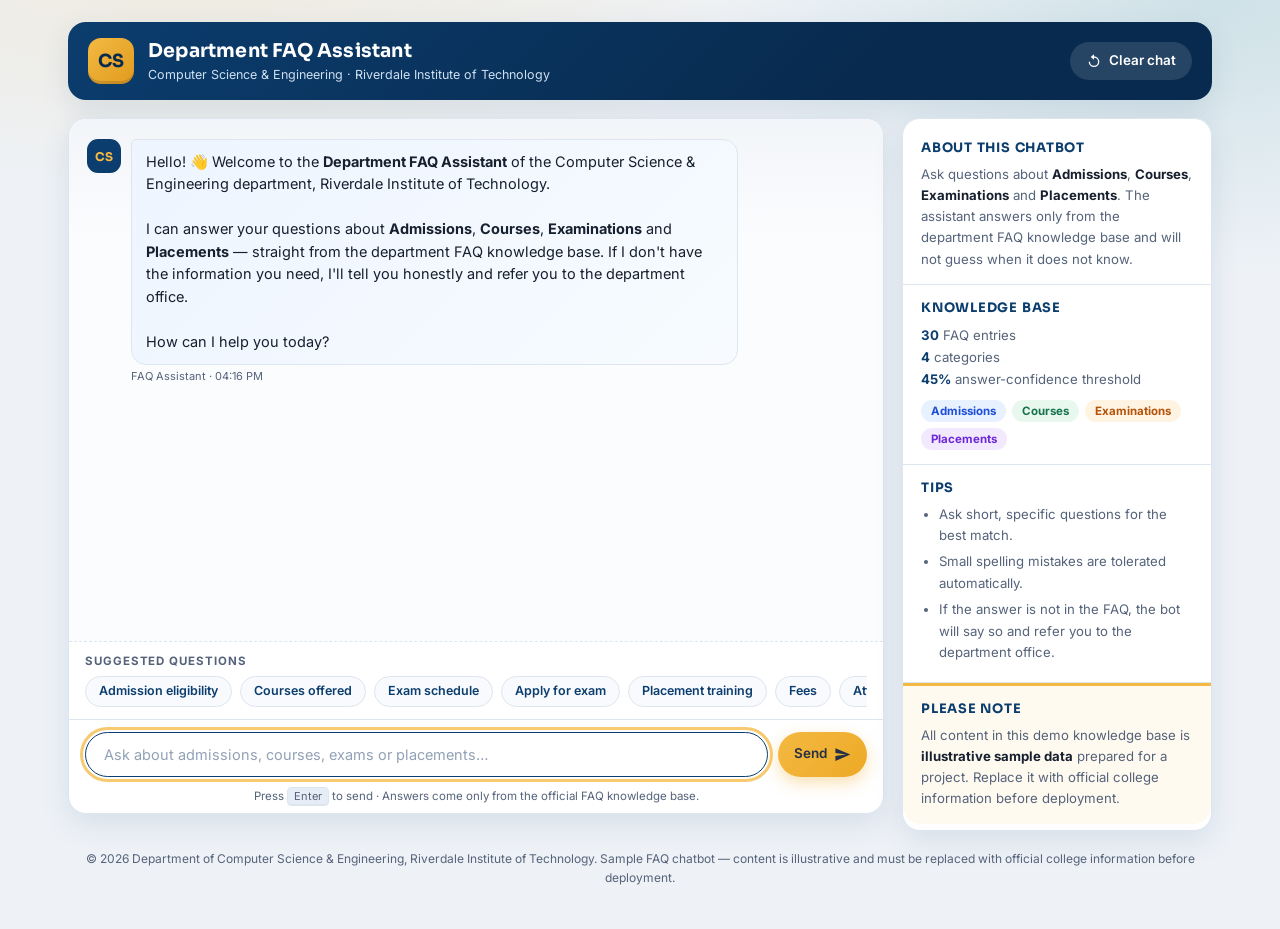
<file: index.html>
<!DOCTYPE html>
<html lang="en">
<head>
  <meta charset="UTF-8" />
  <meta name="viewport" content="width=device-width, initial-scale=1.0" />
  <meta name="description" content="AI-powered FAQ chatbot for the Department of Computer Science & Engineering, Riverdale Institute of Technology." />
  <title>Dept. FAQ Assistant — Computer Science &amp; Engineering | Riverdale Institute of Technology</title>
  <link rel="preconnect" href="https://fonts.googleapis.com" />
  <link rel="preconnect" href="https://fonts.gstatic.com" crossorigin />
  <link href="https://fonts.googleapis.com/css2?family=Inter:wght@400;500;600;700&family=Sora:wght@600;700&display=swap" rel="stylesheet" />
  <link rel="stylesheet" href="src/styles.css" />
  <link rel="icon" href="data:image/svg+xml,<svg xmlns='http://www.w3.org/2000/svg' viewBox='0 0 100 100'><rect width='100' height='100' rx='22' fill='%230b3d6e'/><text x='50' y='68' font-size='48' text-anchor='middle' fill='%23f4b942' font-family='Arial' font-weight='bold'>R</text></svg>" />
</head>
<body>
  <div class="page">
    <!-- ============================ HEADER ============================ -->
    <header class="site-header">
      <div class="brand">
        <div class="brand-logo" aria-hidden="true">CS</div>
        <div class="brand-text">
          <h1>Department FAQ Assistant</h1>
          <p>Computer Science &amp; Engineering &middot; Riverdale Institute of Technology</p>
        </div>
      </div>
      <div class="header-actions">
        <button id="restartBtn" class="btn btn-ghost" type="button" title="Clear the conversation and start over">
          <svg viewBox="0 0 24 24" width="16" height="16" aria-hidden="true"><path fill="currentColor" d="M12 5V2L7 6l5 4V7a6 6 0 1 1-6 6H4a8 8 0 1 0 8-8Z"/></svg>
          <span>Clear chat</span>
        </button>
      </div>
    </header>

    <!-- ============================= MAIN ============================= -->
    <main class="layout">
      <!-- Chat panel -->
      <section class="chat-card" aria-label="Chat window">
        <div id="chatWindow" class="chat-window" role="log" aria-live="polite" aria-relevant="additions">
          <!-- Welcome message and messages are rendered by src/app.js -->
        </div>

        <div id="typingIndicator" class="typing-row hidden" aria-hidden="true">
          <div class="avatar avatar-bot">CS</div>
          <div class="bubble bubble-bot typing">
            <span class="dot"></span><span class="dot"></span><span class="dot"></span>
            <span class="sr-only">The chatbot is typing</span>
          </div>
        </div>

        <!-- Suggested questions -->
        <div class="suggest-block">
          <p class="suggest-title">Suggested questions</p>
          <div id="suggestions" class="suggest-chips">
            <button class="chip" type="button" data-q="What are the eligibility criteria for admission?">Admission eligibility</button>
            <button class="chip" type="button" data-q="Which courses are offered by the department?">Courses offered</button>
            <button class="chip" type="button" data-q="When are the examinations conducted?">Exam schedule</button>
            <button class="chip" type="button" data-q="How can I apply for the semester examination?">Apply for exam</button>
            <button class="chip" type="button" data-q="Does the college provide placement training?">Placement training</button>
            <button class="chip" type="button" data-q="What are the fees for the programme?">Fees</button>
            <button class="chip" type="button" data-q="What is the attendance requirement?">Attendance rules</button>
            <button class="chip" type="button" data-q="Which companies visit the campus for recruitment?">Recruiters</button>
          </div>
        </div>

        <!-- Composer -->
        <form id="chatForm" class="composer" autocomplete="off">
          <label class="sr-only" for="userInput">Type your question</label>
          <input
            id="userInput"
            name="question"
            type="text"
            placeholder="Ask about admissions, courses, exams or placements…"
            maxlength="300"
            required
          />
          <button id="sendBtn" class="btn btn-primary" type="submit">
            <span>Send</span>
            <svg viewBox="0 0 24 24" width="17" height="17" aria-hidden="true"><path fill="currentColor" d="M2.01 21 23 12 2.01 3 2 10l15 2-15 2z"/></svg>
          </button>
        </form>
        <p class="composer-hint">Press <kbd>Enter</kbd> to send &middot; Answers come only from the official FAQ knowledge base.</p>
      </section>

      <!-- Sidebar -->
      <aside class="side-card">
        <div class="side-block">
          <h2>About this chatbot</h2>
          <p>
            Ask questions about <strong>Admissions</strong>, <strong>Courses</strong>,
            <strong>Examinations</strong> and <strong>Placements</strong>. The assistant answers only
            from the department FAQ knowledge base and will not guess when it does not know.
          </p>
        </div>

        <div class="side-block">
          <h2>Knowledge base</h2>
          <ul class="kb-stats">
            <li><span id="statCount">–</span> FAQ entries</li>
            <li><span id="statCategories">–</span> categories</li>
            <li><span id="statThreshold">–</span> answer-confidence threshold</li>
          </ul>
          <div class="source-pills">
            <span class="pill pill-adm">Admissions</span>
            <span class="pill pill-crse">Courses</span>
            <span class="pill pill-exam">Examinations</span>
            <span class="pill pill-plc">Placements</span>
          </div>
        </div>

        <div class="side-block">
          <h2>Tips</h2>
          <ul class="tips">
            <li>Ask short, specific questions for the best match.</li>
            <li>Small spelling mistakes are tolerated automatically.</li>
            <li>If the answer is not in the FAQ, the bot will say so and refer you to the department office.</li>
          </ul>
        </div>

        <div class="side-block side-alert">
          <h2>Please note</h2>
          <p>
            All content in this demo knowledge base is <strong>illustrative sample data</strong>
            prepared for a project. Replace it with official college information before deployment.
          </p>
        </div>
      </aside>
    </main>

    <footer class="site-footer">
      <p>
        &copy; 2026 Department of Computer Science &amp; Engineering, Riverdale Institute of Technology.
        Sample FAQ chatbot — content is illustrative and must be replaced with official college
        information before deployment.
      </p>
    </footer>
  </div>

  <!-- FAQ knowledge base (generated from docs/FAQ_Document.md by tools/build-kb.js) -->
  <script src="data/faq-knowledge-base.js"></script>
  <!-- Answer engine -->
  <script src="src/answer-engine.js"></script>
  <!-- Chatbot interface -->
  <script src="src/app.js"></script>
</body>
</html>
</file>
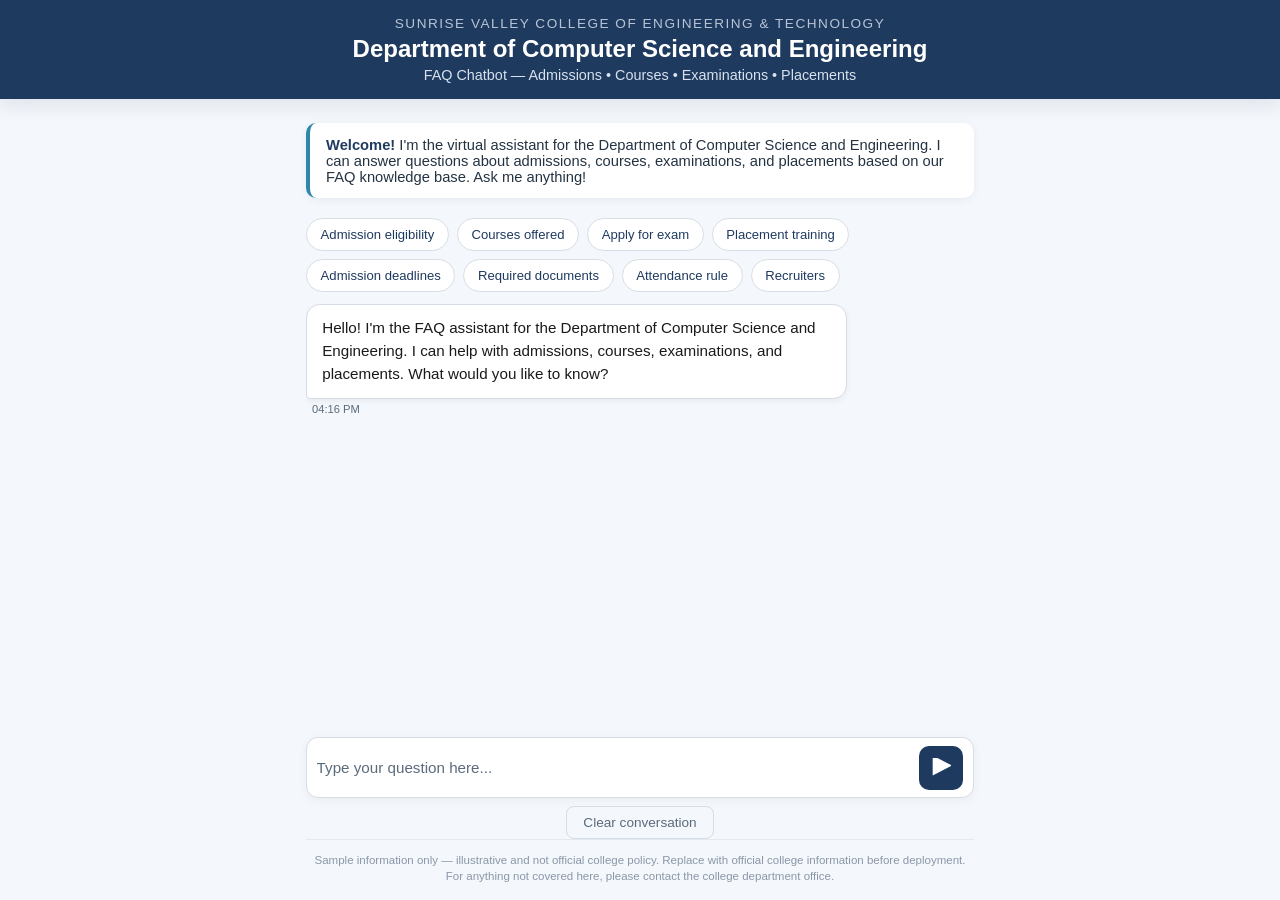
<file: chatbot.html>
<!DOCTYPE html>
<html lang="en">
<head>
<meta charset="UTF-8">
<meta name="viewport" content="width=device-width, initial-scale=1.0">
<title>College Department FAQ Chatbot</title>
<style>
  :root {
    --primary: #1f3a5f;
    --primary-dark: #162a44;
    --accent: #2e86ab;
    --light: #f4f7fb;
    --bubble-user: #1f3a5f;
    --bubble-user-text: #ffffff;
    --bubble-bot: #ffffff;
    --bubble-bot-text: #1a1a1a;
    --border: #d7dde5;
    --muted: #5b6b7c;
    --shadow: 0 4px 20px rgba(31, 58, 95, 0.12);
  }
  * { box-sizing: border-box; margin: 0; padding: 0; }
  html { scroll-behavior: smooth; }
  body {
    font-family: "Segoe UI", Roboto, Helvetica, Arial, sans-serif;
    background: var(--light);
    color: #1a1a1a;
    height: 100vh;
    display: flex;
    flex-direction: column;
  }
  /* Header */
  header {
    background: var(--primary);
    color: #fff;
    padding: 1rem 1.5rem;
    text-align: center;
    box-shadow: var(--shadow);
  }
  header .college { font-size: 0.85rem; letter-spacing: 1.5px; text-transform: uppercase; color: #b8c4d6; margin-bottom: 0.25rem; }
  header h1 { font-size: 1.35rem; font-weight: 700; }
  header p { font-size: 0.9rem; color: #d7e2ee; margin-top: 0.25rem; }
  @media (min-width: 768px) {
    header h1 { font-size: 1.5rem; }
  }
  /* Main chat area */
  main {
    flex: 1;
    display: flex;
    flex-direction: column;
    max-width: 700px;
    width: 100%;
    margin: 0 auto;
    padding: 1rem 0.75rem 0.75rem;
    overflow: hidden;
  }
  @media (min-width: 768px) { main { padding: 1.5rem 1rem 1rem; } }
  /* Welcome banner */
  #welcome-banner {
    background: var(--bubble-bot);
    border-left: 4px solid var(--accent);
    padding: 0.85rem 1rem;
    border-radius: 10px;
    margin-bottom: 0.75rem;
    font-size: 0.92rem;
    color: #243342;
    box-shadow: 0 2px 8px rgba(0,0,0,0.06);
    animation: fadeIn 0.4s ease;
  }
  #welcome-banner strong { color: var(--primary); }
  /* Chat window */
  #chat-window {
    flex: 1;
    overflow-y: auto;
    display: flex;
    flex-direction: column;
    gap: 0.7rem;
    padding-right: 0.5rem;
    scrollbar-width: thin;
    scrollbar-color: #afbcc8 var(--light);
  }
  #chat-window::-webkit-scrollbar { width: 6px; }
  #chat-window::-webkit-scrollbar-track { background: transparent; }
  #chat-window::-webkit-scrollbar-thumb { background: #afbcc8; border-radius: 3px; }
  .msg { display: flex; flex-direction: column; max-width: 82%; animation: fadeIn 0.3s ease; }
  .msg.user { align-self: flex-end; }
  .msg.bot { align-self: flex-start; }
  .msg .bubble {
    padding: 0.75rem 0.95rem;
    border-radius: 14px;
    font-size: 0.95rem;
    line-height: 1.5;
    position: relative;
  }
  .msg.user .bubble {
    background: var(--bubble-user);
    color: var(--bubble-user-text);
    border-bottom-right-radius: 4px;
    box-shadow: 0 2px 6px rgba(31,58,95,0.18);
  }
  .msg.bot .bubble {
    background: var(--bubble-bot);
    color: var(--bubble-bot-text);
    border: 1px solid var(--border);
    border-bottom-left-radius: 4px;
    box-shadow: 0 2px 6px rgba(0,0,0,0.06);
  }
  .msg .meta {
    font-size: 0.7rem;
    color: var(--muted);
    margin-top: 0.25rem;
    margin-bottom: 0.1rem;
  }
  .msg.user .meta { text-align: right; margin-right: 6px; }
  .msg.bot .meta { text-align: left; margin-left: 6px; }
  /* Suggested questions */
  #suggestions {
    display: flex;
    flex-wrap: wrap;
    gap: 0.5rem;
    margin: 0.5rem 0 0.75rem;
  }
  .chip {
    background: #fff;
    border: 1.5px solid var(--border);
    color: var(--primary);
    padding: 0.5rem 0.85rem;
    border-radius: 20px;
    font-size: 0.82rem;
    cursor: pointer;
    transition: all 0.2s;
    white-space: nowrap;
  }
  .chip:hover { background: var(--primary); color: #fff; border-color: var(--primary); }
  .chip:active { transform: translateY(-1px); }
  /* Loading indicator */
  #loader {
    align-self: flex-start;
    display: none;
    flex-direction: column;
    align-items: flex-start;
    gap: 0.4rem;
    padding: 0.6rem 0.95rem;
    background: #fff;
    border: 1px solid var(--border);
    border-radius: 14px;
    border-bottom-left-radius: 4px;
    box-shadow: 0 2px 6px rgba(0,0,0,0.06);
    max-width: 82%;
    margin-bottom: 0.5rem;
  }
  #loader.show { display: flex; }
  .dot { width: 8px; height: 8px; background: var(--accent); border-radius: 50%; animation: bounce 1.4s infinite ease-in-out both; }
  .dot:nth-child(2) { animation-delay: 0.2s; }
  .dot:nth-child(3) { animation-delay: 0.4s; }
  .loader-text { font-size: 0.8rem; color: var(--muted); }
  @keyframes bounce { 0%,80%,100%{transform:scale(0.9);opacity:0.7} 40%{transform:scale(1.2);opacity:1} }
  @keyframes fadeIn { from { opacity: 0; transform: translateY(6px);} to { opacity: 1; transform: translateY(0);} }
  /* Input area */
  #input-area {
    margin-top: 0.75rem;
    display: flex;
    gap: 0.5rem;
    background: #fff;
    border: 1.5px solid var(--border);
    border-radius: 12px;
    padding: 0.45rem 0.6rem;
    box-shadow: 0 2px 10px rgba(0,0,0,0.05);
    transition: border-color 0.2s;
  }
  #input-area:focus-within { border-color: var(--accent); }
  #user-input {
    flex: 1;
    border: none;
    outline: none;
    font-size: 0.95rem;
    color: #1a1a1a;
    background: transparent;
  }
  #user-input::placeholder { color: var(--muted); }
  #send-btn {
    background: var(--primary);
    color: #fff;
    border: none;
    border-radius: 10px;
    width: 44px;
    height: 44px;
    cursor: pointer;
    display: flex;
    align-items: center;
    justify-content: center;
    font-size: 1rem;
    transition: background 0.2s;
    flex-shrink: 0;
  }
  #send-btn:hover { background: var(--primary-dark); }
  #send-btn:disabled { opacity: 0.6; cursor: not-allowed; }
  #send-btn svg { width: 20px; height: 20px; fill: #fff; }
  /* Clear / restart */
  #controls {
    margin-top: 0.5rem;
    text-align: center;
  }
  #clear-btn {
    background: transparent;
    border: 1.5px solid var(--border);
    color: var(--muted);
    padding: 0.5rem 1rem;
    border-radius: 8px;
    font-size: 0.85rem;
    cursor: pointer;
    transition: all 0.2s;
  }
  #clear-btn:hover { background: #fdecea; border-color: #e4574e; color: #c0392b; }
  /* Disclaimer */
  #disclaimer {
    margin-top: auto;
    padding-top: 0.75rem;
    font-size: 0.72rem;
    color: #8a97a8;
    text-align: center;
    line-height: 1.4;
    border-top: 1px solid #e3e9f0;
  }
  /* Empty state */
  #empty-state {
    align-self: center;
    text-align: center;
    color: var(--muted);
    margin-top: 1.5rem;
    display: none;
  }
  #empty-state p { margin-bottom: 0.5rem; }
</style>
</head>
<body>
<header>
  <div class="college">Sunrise Valley College of Engineering &amp; Technology</div>
  <h1>Department of Computer Science and Engineering</h1>
  <p>FAQ Chatbot &mdash; Admissions &bull; Courses &bull; Examinations &bull; Placements</p>
</header>

<main>
  <section id="welcome-banner" role="region" aria-label="Welcome">
    <strong>Welcome!</strong> I'm the virtual assistant for the Department of Computer Science and Engineering. I can answer questions about admissions, courses, examinations, and placements based on our FAQ knowledge base. Ask me anything!
  </section>

  <div id="suggestions" aria-label="Suggested questions">
    <div class="chip" onclick="askSuggested('What are the eligibility criteria for admission?')">Admission eligibility</div>
    <div class="chip" onclick="askSuggested('Which courses are offered by the department?')">Courses offered</div>
    <div class="chip" onclick="askSuggested('How can I apply for the semester examination?')">Apply for exam</div>
    <div class="chip" onclick="askSuggested('Does the college provide placement training?')">Placement training</div>
    <div class="chip" onclick="askSuggested('What are the admission deadlines?')">Admission deadlines</div>
    <div class="chip" onclick="askSuggested('What documents are required for admission?')">Required documents</div>
    <div class="chip" onclick="askSuggested('What is the attendance requirement?')">Attendance rule</div>
    <div class="chip" onclick="askSuggested('Which companies visit for recruitment?')">Recruiters</div>
  </div>

  <div id="chat-window" aria-label="Conversation" role="log" aria-live="polite"></div>
  <div id="loader" role="status" aria-label="Processing">
    <div class="dots" role="progressbar" aria-hidden="true">
      <span class="dot"></span><span class="dot"></span><span class="dot"></span>
    </div>
    <div class="loader-text">Finding an answer for you...</div>
  </div>

  <div id="input-area" role="search">
    <input type="text" id="user-input" placeholder="Type your question here..." autocomplete="off" spellcheck="true" aria-label="Your question">
    <button id="send-btn" type="button" aria-label="Send question">
      <svg viewBox="0 0 24 24" aria-hidden="true"><path d="M2 21l23-12-23-12z"/></svg>
    </button>
  </div>

  <div id="controls">
    <button id="clear-btn" type="button">Clear conversation</button>
  </div>

  <p id="disclaimer">
    Sample information only &mdash; illustrative and not official college policy. Replace with official college information before deployment. For anything not covered here, please contact the college department office.
  </p>
</main>

<script>
  // FAQ knowledge base (loaded from the prepared JSON file in a real deployment;
  // here embedded inline so the chatbot is self-contained).
  const KB = /*JSON*/[
  {
    "id": 1,
    "category": "Admissions",
    "question": "What is the eligibility criteria for admission to the B.Tech Computer Science and Engineering program?",
    "answer": "Candidates must have passed 10+2 (or equivalent) with Physics, Mathematics, and English as compulsory subjects, securing a minimum aggregate of 50% marks. Admission is based on the rank obtained in the state-level engineering entrance examination, followed by counseling conducted by the college.",
    "keywords": ["admission", "eligibility", "criteria", "B.Tech", "Computer Science", "engineering", "10+2", "Physics", "Mathematics", "English", "50%", "entrance examination", "counseling"]
  },
  {
    "id": 2,
    "category": "Admissions",
    "question": "How can I apply for admission?",
    "answer": "Applications can be submitted online through the college admission portal. Candidates need to register, fill in personal and academic details, upload required documents, and pay the application fee. The application window opens every year in May and closes in June.",
    "keywords": ["apply", "admission", "application", "online", "portal", "register", "documents", "fee", "May", "June"]
  },
  {
    "id": 3,
    "category": "Admissions",
    "question": "What are the admission deadlines?",
    "answer": "The online application portal opens on May 1, 2026, and closes on June 15, 2026. Counseling sessions are scheduled from June 20 to July 5, 2026. The final date for fee payment and admission confirmation is July 10, 2026.",
    "keywords": ["deadline", "admission", "May 1", "June 15", "June 20", "July 5", "July 10", "fee payment", "counseling", "confirmation"]
  },
  {
    "id": 4,
    "category": "Admissions",
    "question": "What documents are required for admission?",
    "answer": "Candidates must submit: 10+2 mark sheet and pass certificate, entrance examination rank card, transfer certificate, migration certificate (if applicable), category certificate (if claiming reservation), passport-size photographs, and address proof.",
    "keywords": ["documents", "required", "admission", "10+2", "mark sheet", "rank card", "transfer certificate", "migration certificate", "category certificate", "photographs", "address proof"]
  },
  {
    "id": 5,
    "category": "Admissions",
    "question": "What is the total fee for the B.Tech program?",
    "answer": "The tuition fee for the B.Tech Computer Science and Engineering program is ₹1,20,000 per year. Additional charges include examination fees, library fees, and hostel fees (optional). The total approximate cost per year including hostel is ₹1,80,000.",
    "keywords": ["fee", "B.Tech", "tuition", "₹1,20,000", "examination fees", "library fees", "hostel", "₹1,80,000", "cost", "per year"]
  },
  {
    "id": 6,
    "category": "Admissions",
    "question": "Are scholarships available?",
    "answer": "Yes, the college offers merit-based scholarships to students securing top ranks in the entrance examination, covering up to 50% of tuition fees. Need-based financial aid is also available for economically weaker sections, subject to document verification.",
    "keywords": ["scholarship", "scholarships", "merit", "financial aid", "tuition fees", "50%", "economically weaker", "document verification"]
  },
  {
    "id": 7,
    "category": "Admissions",
    "question": "How many seats are available in the department?",
    "answer": "The Department of Computer Science and Engineering has an annual intake of 120 seats for the B.Tech program, of which 10% are reserved for lateral entry candidates in the second year.",
    "keywords": ["seats", "seat availability", "intake", "120", "B.Tech", "lateral entry", "second year", "reserved"]
  },
  {
    "id": 8,
    "category": "Courses",
    "question": "What courses are offered by the department?",
    "answer": "The department offers a B.Tech in Computer Science and Engineering (4 years), an M.Tech in Computer Science and Engineering (2 years), and a Diploma in Computer Engineering (3 years).",
    "keywords": ["courses", "offered", "department", "B.Tech", "Computer Science", "Engineering", "M.Tech", "Diploma", "Computer Engineering", "4 years", "2 years", "3 years"]
  },
  {
    "id": 9,
    "category": "Courses",
    "question": "What is the duration of the B.Tech program?",
    "answer": "The B.Tech Computer Science and Engineering program is a 4-year full-time course divided into 8 semesters.",
    "keywords": ["duration", "B.Tech", "4-year", "full-time", "8 semesters", "Computer Science", "Engineering"]
  },
  {
    "id": 10,
    "category": "Courses",
    "question": "Where can I find the syllabus?",
    "answer": "The detailed syllabus for each semester is available on the college website under the Academics section and can also be obtained from the department office. The syllabus is designed as per the university curriculum.",
    "keywords": ["syllabus", "college website", "Academics", "department office", "university curriculum", "semester"]
  },
  {
    "id": 11,
    "category": "Courses",
    "question": "What subjects are taught in the first year?",
    "answer": "First-year subjects include Engineering Mathematics, Engineering Physics, Engineering Chemistry, Basic Electrical and Electronics Engineering, Programming in C, Engineering Graphics, and Communicative English.",
    "keywords": ["subjects", "first year", "Engineering Mathematics", "Engineering Physics", "Engineering Chemistry", "Programming in C", "Engineering Graphics", "Communicative English"]
  },
  {
    "id": 12,
    "category": "Courses",
    "question": "How does the credit system work?",
    "answer": "Each course is assigned credits based on weekly contact hours. Students must earn a minimum of 160 credits over 8 semesters to graduate, including core courses, elective courses, practical laboratories, and a final-year project.",
    "keywords": ["credit system", "credits", "weekly contact hours", "160 credits", "8 semesters", "graduate", "core courses", "elective courses", "practical laboratories", "final-year project"]
  },
  {
    "id": 13,
    "category": "Courses",
    "question": "Are elective subjects available?",
    "answer": "Yes, students can choose elective subjects starting from the fifth semester. Electives include Artificial Intelligence, Machine Learning, Data Science, Cloud Computing, Cyber Security, and Mobile Application Development.",
    "keywords": ["elective", "electives", "subjects", "fifth semester", "Artificial Intelligence", "Machine Learning", "Data Science", "Cloud Computing", "Cyber Security", "Mobile Application Development"]
  },
  {
    "id": 14,
    "category": "Courses",
    "question": "What is the attendance requirement?",
    "answer": "Students must maintain a minimum of 75% attendance in each subject to be eligible to appear for the end-semester examinations. Students with less than 75% attendance may be detained.",
    "keywords": ["attendance", "requirement", "75%", "subject", "end-semester examinations", "eligible", "detained"]
  },
  {
    "id": 15,
    "category": "Courses",
    "question": "Are practical sessions conducted?",
    "answer": "Yes, practical laboratory sessions are a mandatory part of the curriculum. Laboratories include Programming Lab, Database Lab, Networking Lab, and Project Work. Practical sessions are conducted weekly as per the timetable.",
    "keywords": ["practical", "sessions", "laboratory", "mandatory", "curriculum", "Programming Lab", "Database Lab", "Networking Lab", "Project Work", "weekly", "timetable"]
  },
  {
    "id": 16,
    "category": "Examinations",
    "question": "How can I apply for the semester examination?",
    "answer": "Students must fill the examination application form online through the student portal before the deadline announced each semester. The hall ticket is issued only after successful submission of the application and clearance of dues.",
    "keywords": ["apply", "semester examination", "application form", "student portal", "deadline", "hall ticket", "dues", "online"]
  },
  {
    "id": 17,
    "category": "Examinations",
    "question": "When are the examination schedules released?",
    "answer": "The end-semester examination timetable is published on the college website and notice board two weeks before the examinations begin. Internal assessment schedules are announced by individual faculty members.",
    "keywords": ["examination schedule", "released", "timetable", "college website", "notice board", "two weeks", "examinations", "internal assessment"]
  },
  {
    "id": 18,
    "category": "Examinations",
    "question": "How do I get my hall ticket?",
    "answer": "Hall tickets can be downloaded from the student portal after submitting the examination application. Students must carry a printed hall ticket and a valid college ID to the examination hall.",
    "keywords": ["hall ticket", "download", "student portal", "examination application", "college ID", "examination hall"]
  },
  {
    "id": 19,
    "category": "Examinations",
    "question": "What are the passing criteria?",
    "answer": "A student must secure a minimum of 40% marks in each subject (theory and practical separately) and an aggregate of 50% to pass a semester. Internal assessment carries 30% weightage and end-semester examination carries 70%.",
    "keywords": ["passing criteria", "40%", "marks", "subject", "theory", "practical", "aggregate", "50%", "pass", "semester", "internal assessment", "end-semester examination", "70%", "30%"]
  },
  {
    "id": 20,
    "category": "Examinations",
    "question": "Can I apply for revaluation?",
    "answer": "Yes, students may apply for revaluation of their answer scripts within 10 days of the result declaration by submitting a revaluation application and paying the prescribed fee per subject.",
    "keywords": ["revaluation", "apply", "answer scripts", "10 days", "result declaration", "fee", "subject"]
  },
  {
    "id": 21,
    "category": "Examinations",
    "question": "Are supplementary examinations conducted?",
    "answer": "Yes, supplementary examinations are conducted for students who fail in one or more subjects. Applications for supplementary exams must be submitted within 15 days of result declaration.",
    "keywords": ["supplementary", "examinations", "conducted", "fail", "subjects", "15 days", "result declaration", "application"]
  },
  {
    "id": 22,
    "category": "Examinations",
    "question": "When are results declared?",
    "answer": "Semester examination results are declared within 45 days of the last examination and are published on the college student portal. Students receive SMS and email notifications when results are available.",
    "keywords": ["results", "declared", "45 days", "last examination", "student portal", "SMS", "email", "notifications"]
  },
  {
    "id": 23,
    "category": "Placements",
    "question": "Who is eligible for campus placements?",
    "answer": "Students in the final year of B.Tech or M.Tech with no active backlogs, a minimum cumulative GPA of 6.0, and at least 75% attendance are eligible to register for campus placement drives.",
    "keywords": ["eligible", "campus placements", "final year", "B.Tech", "M.Tech", "backlogs", "GPA", "6.0", "attendance", "placement drives"]
  },
  {
    "id": 24,
    "category": "Placements",
    "question": "How does campus recruitment work?",
    "answer": "The placement cell invites companies to campus for recruitment. The process includes pre-placement talks, written tests, group discussions, and interviews. Placement drives are held from August to March each year.",
    "keywords": ["campus recruitment", "work", "placement cell", "companies", "pre-placement talks", "written tests", "group discussions", "interviews", "August", "March"]
  },
  {
    "id": 25,
    "category": "Placements",
    "question": "Are internship opportunities available?",
    "answer": "Yes, the department facilitates summer internships after the sixth semester and final-year industry projects. The placement cell assists students in securing internships with partner companies.",
    "keywords": ["internship", "opportunities", "available", "summer internships", "sixth semester", "final-year", "industry projects", "placement cell", "partner companies"]
  },
  {
    "id": 26,
    "category": "Placements",
    "question": "Does the college provide placement training?",
    "answer": "Yes, the college conducts placement training from the third year, including aptitude training, soft skills development, technical mock interviews, resume-building workshops, and coding practice sessions.",
    "keywords": ["placement training", "college", "third year", "aptitude training", "soft skills", "technical mock interviews", "resume-building", "coding practice", "sessions"]
  },
  {
    "id": 27,
    "category": "Placements",
    "question": "Which companies visit for recruitment?",
    "answer": "Recruiters include IT and software companies such as Infosys, TCS, Wipro, Cognizant, Accenture, and HCL, along with startups and core engineering firms. The list of recruiters varies each year.",
    "keywords": ["companies", "recruiters", "visit", "recruitment", "Infosys", "TCS", "Wipro", "Cognizant", "Accenture", "HCL", "startups", "core engineering firms"]
  },
  {
    "id": 28,
    "category": "Placements",
    "question": "How can I prepare my resume?",
    "answer": "The placement cell offers resume-building workshops and reviews student resumes before placement drives. Students are advised to highlight academic projects, technical skills, internships, and certifications.",
    "keywords": ["prepare", "resume", "placement cell", "workshops", "reviews", "placement drives", "academic projects", "technical skills", "internships", "certifications"]
  },
  {
    "id": 29,
    "category": "Placements",
    "question": "What is the interview procedure?",
    "answer": "The interview procedure typically includes an online aptitude test, followed by a technical interview and an HR interview. Shortlisted candidates proceed through each round based on performance.",
    "keywords": ["interview", "procedure", "online aptitude test", "technical interview", "HR interview", "shortlisted", "performance", "rounds"]
  }
];

  const FALLBACK = "I'm sorry, I couldn't find an answer to your question in the available college FAQ knowledge base. Please contact the college department office for further assistance.";

  // Optional generative AI integration point. Replace `GENERATIVE_AI_ENDPOINT`
  // with a real model API (e.g., OpenAI-compatible endpoint) and supply an API key
  // to have answers generated by a generative AI model grounded in the retrieved context.
  const GENERATIVE_AI_ENDPOINT = ""; // set to your generative AI API endpoint to enable AI generation
  const GENERATIVE_AI_API_KEY = "";  // set your API key here

  /* ---------- Text processing ---------- */
  function normalize(text) {
    return String(text).toLowerCase().replace(/[^a-z0-9%₹.,\s]/g, " ").replace(/\s+/g, " ").trim();
  }
  function tokens(text) { return normalize(text).split(" ").filter(Boolean); }
  const STOP = new Set(["the","is","are","a","an","of","in","to","for","and","or","can","i","my","me","you","your","be","been","being","have","has","had","do","does","did","will","would","could","should","may","might","must","shall","what","which","who","where","when","how","why","whom","this","that","these","those","it","its","as","at","by","from","on","with","about","into","through","during","before","after","above","below","between","under","again","further","then","once","here","there","all","each","few","more","most","other","some","such","no","nor","not","only","own","same","so","than","too","very","just","don","now"]);
  function contentTokens(text) { return tokens(text).filter(t => !STOP.has(t) && t.length > 1); }

  function levenshtein(a, b) {
    if (a.length === 0) return b.length;
    if (b.length === 0) return a.length;
    const row = [];
    for (let j = 0; j <= b.length; j++) row[j] = j;
    for (let i = 1; i <= a.length; i++) {
      let prev = i;
      for (let j = 1; j <= b.length; j++) {
        const cur = Math.min(row[j] + 1, prev + 1, row[j - 1] + (a[i - 1] === b[j - 1] ? 0 : 1));
        row[j - 1] = prev;
        prev = cur;
      }
      row[b.length] = prev;
    }
    return row[b.length];
  }

  const index = KB.map(entry => ({
    entry,
    tokenSet: new Set(contentTokens([entry.question, entry.answer, ...entry.keywords, entry.category].join(" "))),
    keywordSet: new Set(entry.keywords.map(k => normalize(k))),
    categorySet: new Set(contentTokens(entry.category))
  }));

  function scoreEntry(idx, qTokens) {
    let exact = 0, fuzzy = 0;
    for (const t of qTokens) {
      if (idx.tokenSet.has(t)) { exact++; continue; }
      for (const kw of idx.keywordSet) {
        if (levenshtein(t, kw) <= 2 && Math.max(t.length, kw.length) >= 4) { fuzzy += 0.5; break; }
      }
    }
    let score = (exact + fuzzy) / Math.max(qTokens.length, 1);
    for (const t of qTokens) if (idx.categorySet.has(t)) score += 0.05;
    return Math.min(score, 1);
  }

  function retrieve(query, threshold = 0.30, topN = 3) {
    const qTokens = contentTokens(query);
    return index.map(idx => ({ entry: idx.entry, score: scoreEntry(idx, qTokens) }))
      .filter(x => x.score >= threshold)
      .sort((a, b) => b.score - a.score)
      .slice(0, topN);
  }

  /* ---------- Generative AI answer generation (grounded) ---------- */
  async function generateWithAI(context, question) {
    if (!GENERATIVE_AI_ENDPOINT) return null;
    try {
      const system = "You are a helpful college FAQ assistant. Answer ONLY using the provided FAQ context. Do not invent facts. If the context does not contain the answer, reply exactly with the fallback phrase. Keep the answer concise and natural.";
      const body = JSON.stringify({
        model: "gpt-3.5-turbo",
        messages: [
          { role: "system", content: system },
          { role: "user", content: `FAQ Context:\n${context}\n\nQuestion: ${question}\n\nAnswer using only the context above.` }
        ],
        temperature: 0.2,
        max_tokens: 300
      });
      const res = await fetch(GENERATIVE_AI_ENDPOINT, {
        method: "POST",
        headers: { "Content-Type": "application/json", "Authorization": `Bearer ${GENERATIVE_AI_API_KEY}` },
        body
      });
      if (!res.ok) return null;
      const data = await res.json();
      const text = (data.choices && data.choices[0] && data.choices[0].message && data.choices[0].message.content) || data.text || "";
      return text.trim() || null;
    } catch (e) {
      console.warn("Generative AI unavailable, using retrieval answer.", e);
      return null;
    }
  }

  async function generateAnswer(query, matches) {
    if (!matches || matches.length === 0) return FALLBACK;
    const best = matches[0];

    // Attempt generative AI generation grounded in retrieved context
    if (GENERATIVE_AI_ENDPOINT) {
      const context = matches.map(m => `Q: ${m.entry.question}\nA: ${m.entry.answer}`).join("\n\n");
      const aiAnswer = await generateWithAI(context, query);
      if (aiAnswer && aiAnswer !== FALLBACK) return aiAnswer;
      // if AI returned fallback or empty, fall through to retrieval answer
    }

    // Retrieval-based grounded answer (no invention). Strong single match -> use it directly.
    if (best.score >= 0.45) return best.entry.answer;
    // Multiple moderate matches -> combine concisely.
    if (matches.length >= 2 && matches[1].score >= 0.30) return matches.map(m => m.entry.answer).join(" ");
    // Weak match -> unsupported.
    return FALLBACK;
  }

  async function answerQuestion(query) {
    return generateAnswer(query, retrieve(query));
  }

  /* ---------- UI ---------- */
  const chatWindow = document.getElementById("chat-window");
  const input = document.getElementById("user-input");
  const sendBtn = document.getElementById("send-btn");
  const loader = document.getElementById("loader");
  const clearBtn = document.getElementById("clear-btn");

  let botTurn = 0;

  function addBotMessage(html, welcome = false) {
    const div = document.createElement("div");
    div.className = "msg bot";
    const bubble = document.createElement("div");
    bubble.className = "bubble";
    bubble.innerHTML = html;
    const meta = document.createElement("div");
    meta.className = "meta";
    meta.textContent = new Date().toLocaleTimeString([], { hour: "2-digit", minute: "2-digit" });
    div.appendChild(bubble);
    div.appendChild(meta);
    chatWindow.appendChild(div);
    scrollBottom();
    return div;
  }

  function addUserMessage(text) {
    const div = document.createElement("div");
    div.className = "msg user";
    const bubble = document.createElement("div");
    bubble.className = "bubble";
    bubble.textContent = text;
    const meta = document.createElement("div");
    meta.className = "meta";
    meta.textContent = new Date().toLocaleTimeString([], { hour: "2-digit", minute: "2-digit" });
    div.appendChild(bubble);
    div.appendChild(meta);
    chatWindow.appendChild(div);
    scrollBottom();
  }

  function scrollBottom() { chatWindow.scrollTop = chatWindow.scrollHeight; }

  function showLoader(show) {
    loader.classList.toggle("show", show);
    if (show) scrollBottom();
  }

  function setInputEnabled(en) {
    input.disabled = !en;
    sendBtn.disabled = !en;
    if (en) input.focus();
  }

  async function handleSubmit() {
    const text = input.value.trim();
    if (!text) return;
    input.value = "";
    addUserMessage(text);
    setInputEnabled(false);
    showLoader(true);

    try {
      const reply = await answerQuestion(text);
      addBotMessage(escapeHtml(reply).replace(/\n/g, "<br>"));
    } catch (err) {
      console.error(err);
      addBotMessage(escapeHtml(FALLBACK));
    } finally {
      showLoader(false);
      setInputEnabled(true);
    }
  }

  sendBtn.addEventListener("click", handleSubmit);
  input.addEventListener("keydown", (e) => { if (e.key === "Enter") handleSubmit(); });

  window.askSuggested = function(q) {
    input.value = q;
    handleSubmit();
  };

  clearBtn.addEventListener("click", () => {
    chatWindow.innerHTML = "";
    botTurn = 0;
    addBotMessage("Conversation cleared. How can I help you today?");
  });

  // Initialize with welcome bot message
  addBotMessage("Hello! I'm the FAQ assistant for the Department of Computer Science and Engineering. I can help with admissions, courses, examinations, and placements. What would you like to know?", true);

  /* ---------- Helpers ---------- */
  function escapeHtml(s) {
    const d = document.createElement("div");
    d.textContent = s;
    return d.innerHTML;
  }
</script>
</body>
</html>
</file>
<file: src/styles.css>
/* =========================================================================
   Department FAQ Assistant — stylesheet
   Clean, modern, responsive design for a college website.
   ========================================================================= */

:root {
  --navy: #0b3d6e;
  --navy-dark: #082a4e;
  --gold: #f4b942;
  --teal: #0e7c86;
  --bg: #eef2f7;
  --card: #ffffff;
  --ink: #16202e;
  --ink-soft: #55637a;
  --line: #dde5ef;
  --bot-bubble: #f3f6fb;
  --user-bubble: #0b3d6e;
  --shadow: 0 10px 30px rgba(11, 61, 110, 0.10);
  --radius: 18px;
}

* { box-sizing: border-box; }

html, body { margin: 0; padding: 0; }

body {
  font-family: "Inter", "Segoe UI", Roboto, Arial, sans-serif;
  background:
    radial-gradient(1100px 500px at 15% -10%, rgba(244, 185, 66, 0.16), transparent 60%),
    radial-gradient(900px 500px at 95% 0%, rgba(14, 124, 134, 0.14), transparent 55%),
    var(--bg);
  color: var(--ink);
  min-height: 100vh;
  -webkit-font-smoothing: antialiased;
}

.page {
  max-width: 1180px;
  margin: 0 auto;
  padding: 22px 18px 30px;
}

.sr-only {
  position: absolute; width: 1px; height: 1px; padding: 0; margin: -1px;
  overflow: hidden; clip: rect(0 0 0 0); white-space: nowrap; border: 0;
}

.hidden { display: none !important; }

kbd {
  background: #e7edf6; border: 1px solid var(--line); border-bottom-width: 2px;
  border-radius: 5px; padding: 1px 6px; font-size: 11px; font-family: inherit;
}

/* ------------------------------- Header ------------------------------- */

.site-header {
  display: flex;
  align-items: center;
  justify-content: space-between;
  gap: 14px;
  background: linear-gradient(135deg, var(--navy) 0%, var(--navy-dark) 70%);
  color: #fff;
  border-radius: var(--radius);
  padding: 16px 20px;
  box-shadow: var(--shadow);
}

.brand { display: flex; align-items: center; gap: 14px; min-width: 0; }

.brand-logo {
  width: 46px; height: 46px; flex: 0 0 46px;
  border-radius: 13px;
  background: linear-gradient(135deg, var(--gold), #e09b1f);
  color: var(--navy-dark);
  font-family: "Sora", "Inter", sans-serif;
  font-weight: 700; font-size: 18px;
  display: grid; place-items: center;
  box-shadow: inset 0 -3px 0 rgba(0, 0, 0, 0.12);
}

.brand-text h1 {
  font-family: "Sora", "Inter", sans-serif;
  font-size: 19px; margin: 0; line-height: 1.25; letter-spacing: 0.2px;
}

.brand-text p { margin: 3px 0 0; font-size: 12.5px; color: #cfe0f2; }

.btn {
  display: inline-flex; align-items: center; gap: 7px;
  border: 0; border-radius: 999px; cursor: pointer;
  font: 600 13.5px/1 "Inter", sans-serif;
  padding: 11px 16px;
  transition: transform .12s ease, background .15s ease, box-shadow .15s ease;
}
.btn:active { transform: translateY(1px); }
.btn:focus-visible, .chip:focus-visible, #userInput:focus-visible {
  outline: 3px solid rgba(244, 185, 66, 0.75); outline-offset: 2px;
}

.btn-ghost { background: rgba(255, 255, 255, 0.12); color: #fff; }
.btn-ghost:hover { background: rgba(255, 255, 255, 0.22); }

.btn-primary {
  background: linear-gradient(135deg, var(--gold), #eda925);
  color: #243043;
  box-shadow: 0 6px 16px rgba(237, 169, 37, 0.35);
}
.btn-primary:hover { filter: brightness(1.04); }
.btn-primary:disabled { opacity: .55; cursor: not-allowed; box-shadow: none; }

/* ------------------------------- Layout ------------------------------- */

.layout {
  display: grid;
  grid-template-columns: minmax(0, 1fr) 310px;
  gap: 18px;
  margin-top: 18px;
  align-items: start;
}

.chat-card, .side-card {
  background: var(--card);
  border: 1px solid var(--line);
  border-radius: var(--radius);
  box-shadow: var(--shadow);
}

.chat-card { display: flex; flex-direction: column; overflow: hidden; }

/* ----------------------------- Chat window ---------------------------- */

.chat-window {
  height: min(58vh, 560px);
  min-height: 340px;
  overflow-y: auto;
  padding: 20px 18px 6px;
  scroll-behavior: smooth;
  background:
    linear-gradient(180deg, rgba(11, 61, 110, 0.035), transparent 120px),
    #fbfcfe;
}

.msg-row {
  display: flex;
  gap: 10px;
  margin-bottom: 14px;
  animation: pop .22s ease both;
}
.msg-row.user { flex-direction: row-reverse; }

@keyframes pop {
  from { opacity: 0; transform: translateY(7px); }
  to { opacity: 1; transform: none; }
}

.avatar {
  width: 34px; height: 34px; flex: 0 0 34px;
  border-radius: 11px;
  display: grid; place-items: center;
  font-size: 12px; font-weight: 700; font-family: "Sora", sans-serif;
}
.avatar-bot { background: var(--navy); color: var(--gold); }
.avatar-user { background: #e2e9f4; color: var(--navy); }

.msg-col { max-width: min(78%, 620px); display: flex; flex-direction: column; gap: 4px; }
.msg-row.user .msg-col { align-items: flex-end; }

.bubble {
  padding: 11px 14px;
  border-radius: 15px;
  font-size: 14.5px;
  line-height: 1.55;
  white-space: pre-wrap;
  word-wrap: break-word;
}
.bubble-bot {
  background: var(--bot-bubble);
  border: 1px solid var(--line);
  border-top-left-radius: 5px;
  color: var(--ink);
}
.bubble-user {
  background: var(--user-bubble);
  color: #fff;
  border-top-right-radius: 5px;
}
.bubble-fallback { background: #fff6f6; border-color: #f3c9c9; color: #7a2b2b; }
.bubble-welcome { background: linear-gradient(135deg, #eef5ff, #f7fbff); }

.meta {
  font-size: 11px;
  color: var(--ink-soft);
  display: flex; gap: 8px; align-items: center; flex-wrap: wrap;
}
.source-chip {
  background: #eaf3ee; color: #1c6b41; border: 1px solid #cfe6da;
  padding: 2px 8px; border-radius: 999px; font-weight: 600;
}
.source-chip.fallback { background: #fdecec; color: #9b2c2c; border-color: #f3c9c9; }

/* Typing indicator */
.typing-row { display: flex; gap: 10px; margin: 0 0 14px; }
.bubble.typing { display: inline-flex; align-items: center; gap: 5px; padding: 14px 15px; }
.typing .dot {
  width: 7px; height: 7px; border-radius: 50%; background: #90a2bb;
  animation: bounce 1.2s infinite ease-in-out;
}
.typing .dot:nth-child(2) { animation-delay: .15s; }
.typing .dot:nth-child(3) { animation-delay: .3s; }
@keyframes bounce {
  0%, 60%, 100% { transform: translateY(0); opacity: .5; }
  30% { transform: translateY(-5px); opacity: 1; }
}

/* --------------------------- Suggestions ------------------------------ */

.suggest-block { padding: 12px 16px 4px; border-top: 1px dashed var(--line); background: #fff; }
.suggest-title { margin: 0 0 8px; font-size: 11.5px; font-weight: 700; letter-spacing: .08em; text-transform: uppercase; color: var(--ink-soft); }

.suggest-chips { display: flex; gap: 8px; overflow-x: auto; padding-bottom: 8px; scrollbar-width: thin; }
.chip {
  flex: 0 0 auto;
  border: 1px solid var(--line);
  background: #f8fafd;
  color: var(--navy);
  border-radius: 999px;
  padding: 8px 13px;
  font: 600 12.5px/1 "Inter", sans-serif;
  cursor: pointer;
  transition: background .15s, border-color .15s, transform .12s;
}
.chip:hover { background: #eaf1fb; border-color: #bcd0e8; transform: translateY(-1px); }

/* ----------------------------- Composer ------------------------------- */

.composer {
  display: flex;
  gap: 10px;
  padding: 12px 16px 6px;
  background: #fff;
  border-top: 1px solid var(--line);
}

#userInput {
  flex: 1;
  min-width: 0;
  border: 1.5px solid var(--line);
  border-radius: 999px;
  padding: 13px 18px;
  font: 400 14.5px/1.2 "Inter", sans-serif;
  color: var(--ink);
  background: #f9fbfd;
  transition: border-color .15s, background .15s;
}
#userInput::placeholder { color: #93a1b6; }
#userInput:focus { border-color: var(--navy); background: #fff; }

.composer-hint {
  margin: 6px 0 10px;
  text-align: center;
  font-size: 11.5px;
  color: var(--ink-soft);
}

/* ------------------------------ Sidebar ------------------------------- */

.side-card { padding: 6px 0; }
.side-block { padding: 14px 18px; border-bottom: 1px solid var(--line); }
.side-block:last-child { border-bottom: 0; }

.side-block h2 {
  font-family: "Sora", sans-serif;
  font-size: 13px; letter-spacing: .06em; text-transform: uppercase;
  color: var(--navy); margin: 0 0 8px;
}
.side-block p { margin: 0; font-size: 13.2px; line-height: 1.6; color: var(--ink-soft); }
.side-block p strong { color: var(--ink); }

.kb-stats { list-style: none; margin: 0 0 10px; padding: 0; font-size: 13.2px; color: var(--ink-soft); }
.kb-stats li { padding: 3px 0; }
.kb-stats span { font-weight: 700; color: var(--navy); }

.source-pills { display: flex; flex-wrap: wrap; gap: 6px; }
.pill {
  font-size: 11.5px; font-weight: 700;
  padding: 4px 10px; border-radius: 999px;
}
.pill-adm { background: #e8f1ff; color: #1d4ed8; }
.pill-crse { background: #e9f8ef; color: #157347; }
.pill-exam { background: #fff3e2; color: #b45309; }
.pill-plc { background: #f3e9ff; color: #6d28d9; }

.tips { margin: 0; padding-left: 18px; font-size: 13.2px; line-height: 1.65; color: var(--ink-soft); }
.tips li { margin-bottom: 4px; }

.side-alert {
  background: #fffaf0;
  border-top: 3px solid var(--gold);
  border-bottom: 0;
  border-radius: 0 0 var(--radius) var(--radius);
}

/* ------------------------------ Footer -------------------------------- */

.site-footer {
  margin-top: 18px;
  text-align: center;
  font-size: 12px;
  color: var(--ink-soft);
  line-height: 1.6;
  padding: 0 8px;
}

/* ---------------------------- Responsive ------------------------------ */

@media (max-width: 900px) {
  .layout { grid-template-columns: 1fr; }
  .side-card { order: 2; }
}

@media (max-width: 640px) {
  .page { padding: 12px 10px 22px; }
  .site-header { flex-direction: column; align-items: flex-start; padding: 14px; }
  .header-actions { width: 100%; }
  .btn-ghost { width: 100%; justify-content: center; }
  .brand-text h1 { font-size: 16.5px; }
  .brand-text p { font-size: 11.5px; }
  .chat-window { height: 55vh; min-height: 300px; padding: 14px 12px 4px; }
  .msg-col { max-width: 86%; }
  .bubble { font-size: 14px; }
  .suggest-block { padding: 10px 12px 2px; }
  .composer { padding: 10px 12px 4px; }
  #userInput { padding: 12px 14px; font-size: 16px; /* avoids iOS zoom */ }
  .btn-primary span { display: none; }
  .btn-primary { padding: 12px 15px; }
  .composer-hint { display: none; }
}
</file>
